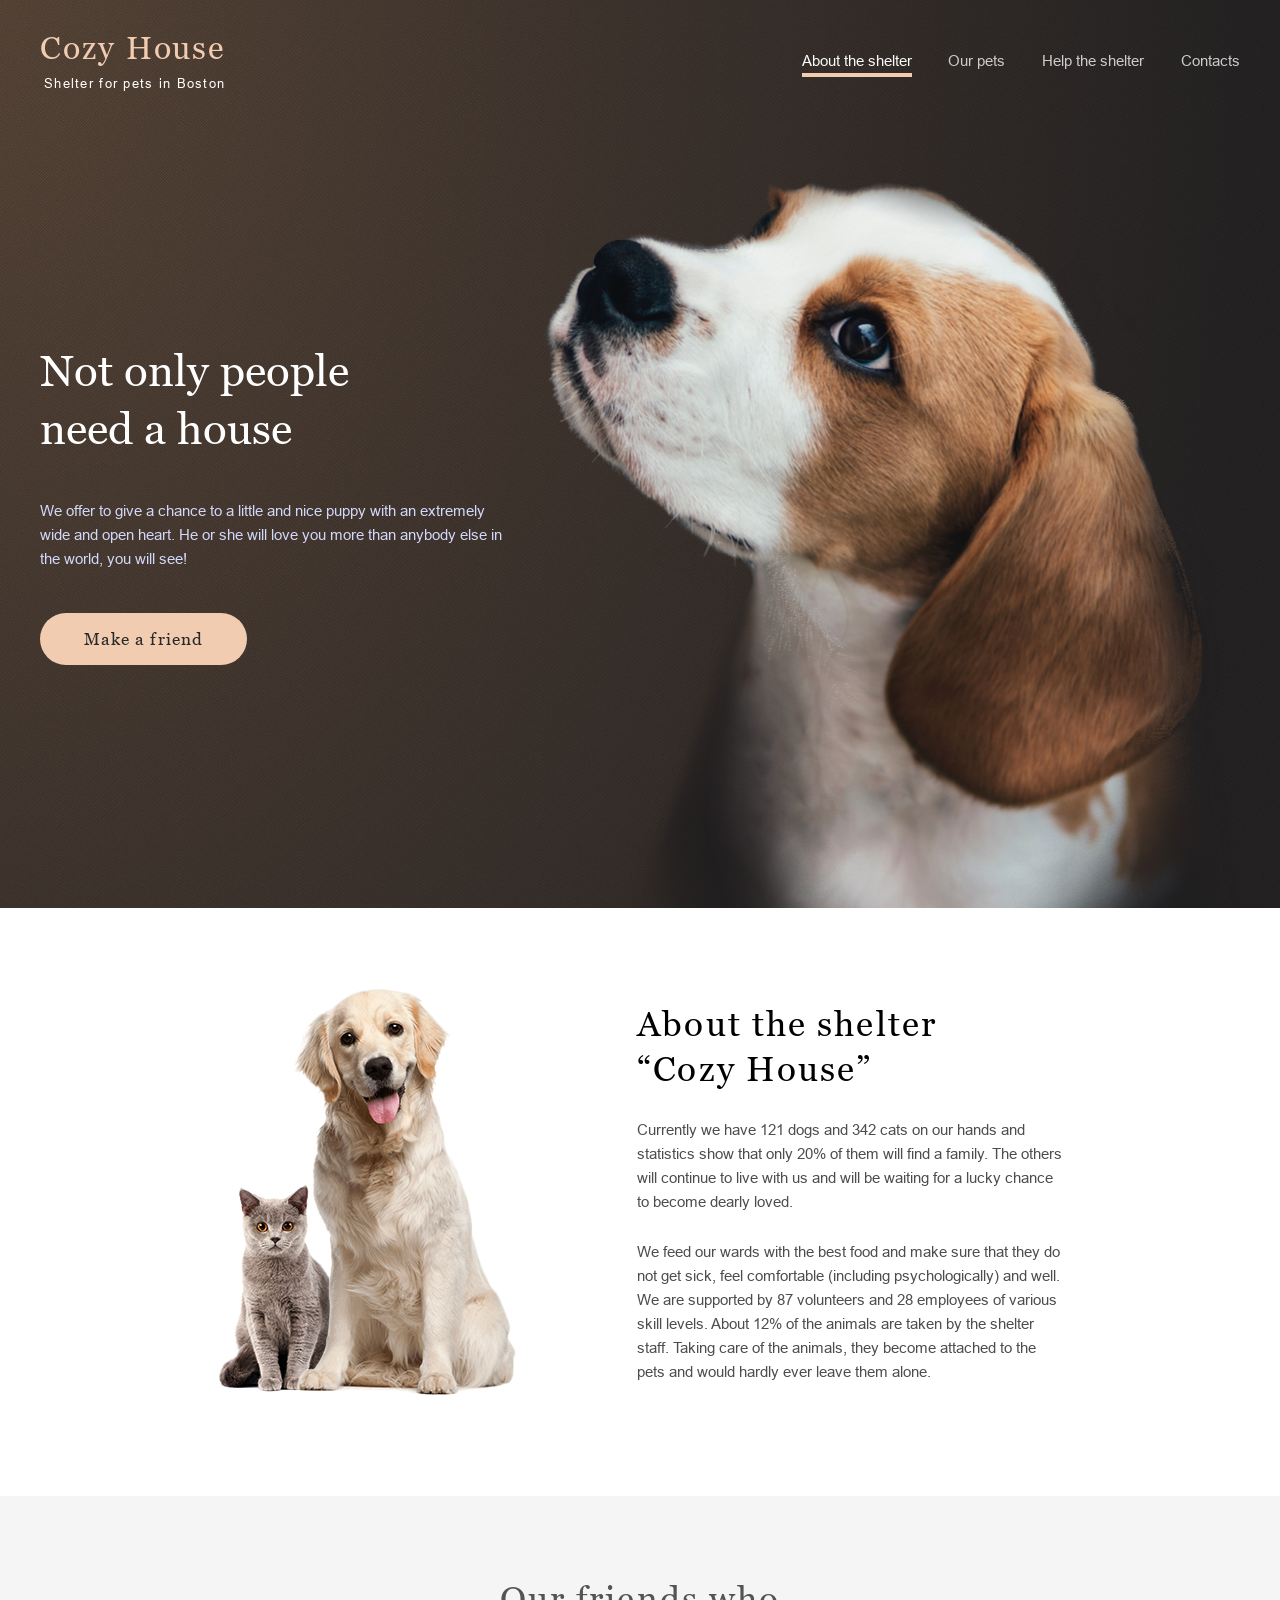
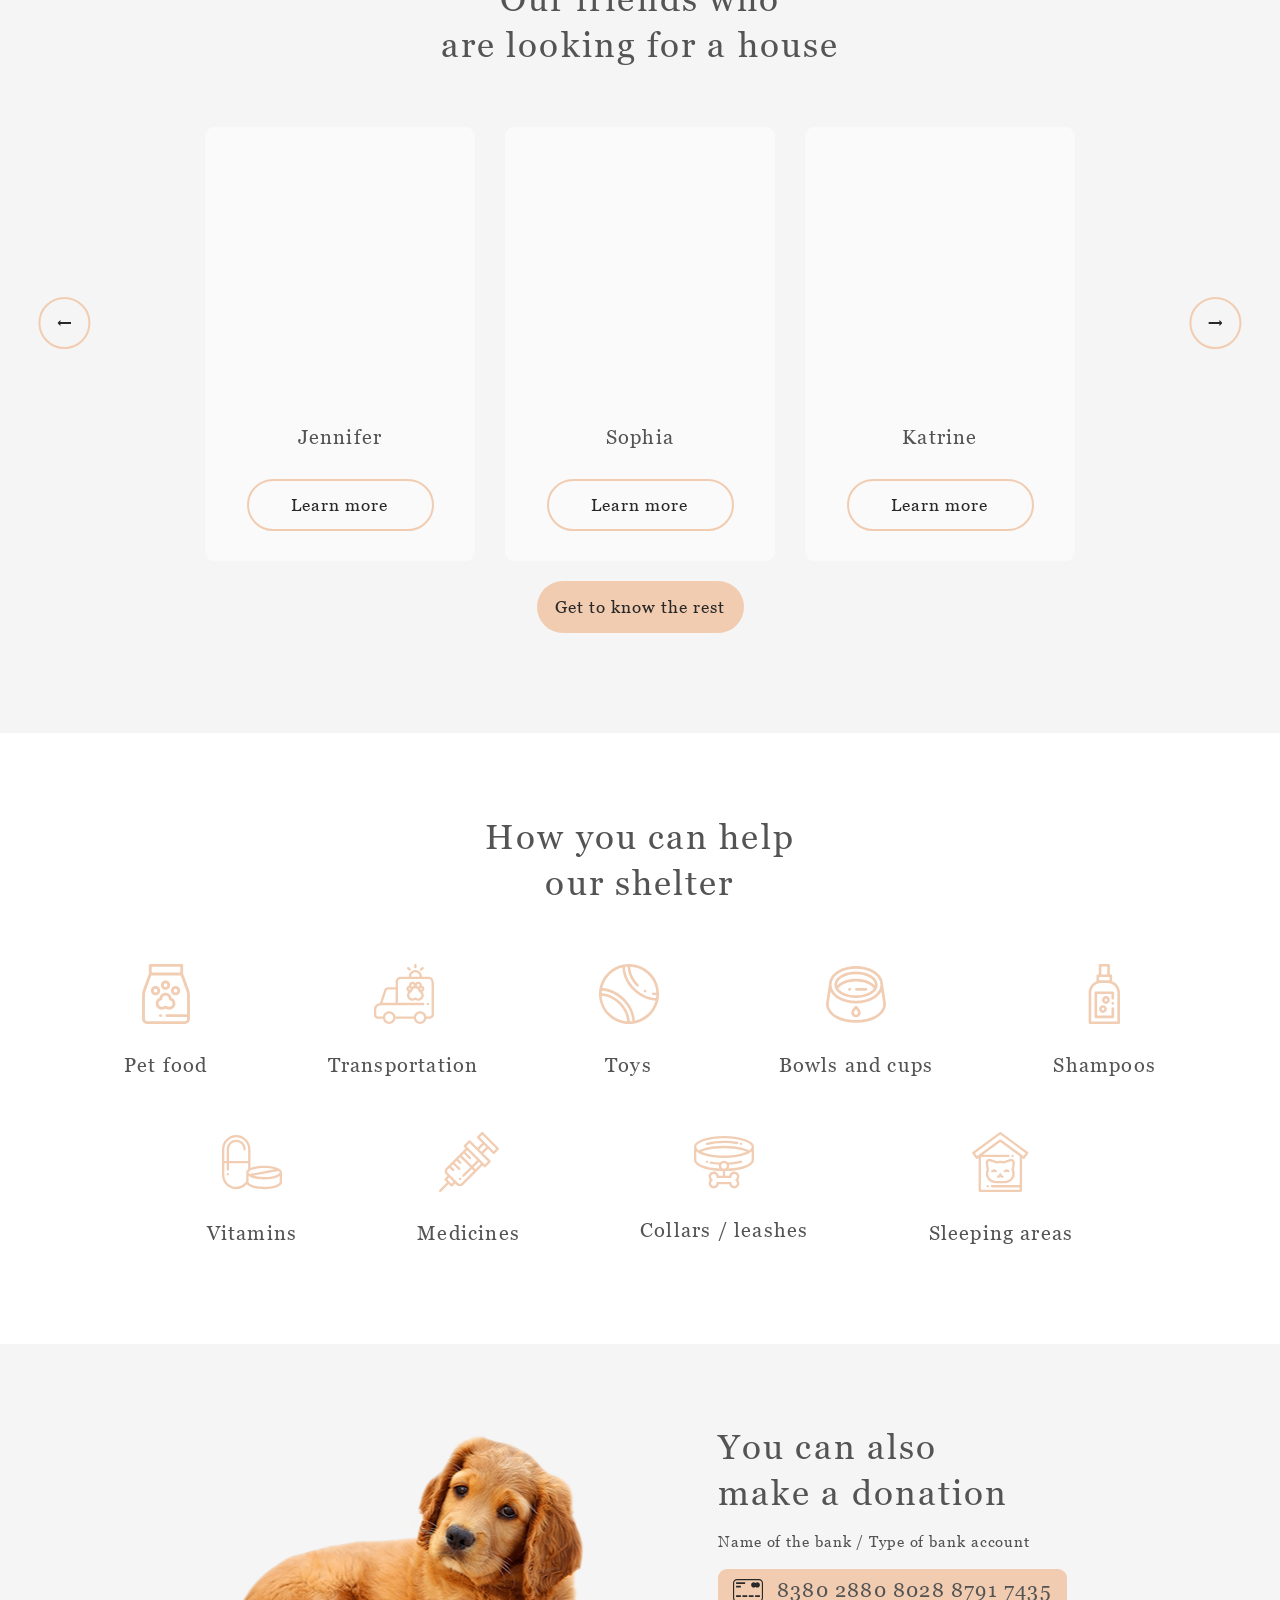
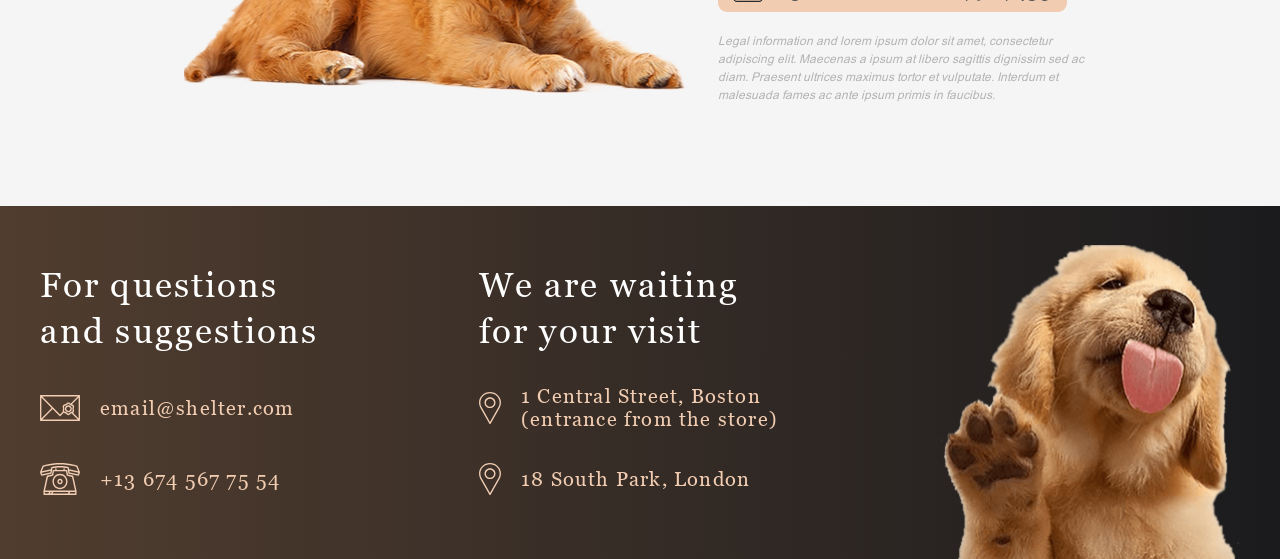
<file: shelter/index.html>
<!doctype html>
<html lang="en">
  <head>
    <meta charset="UTF-8" />
    <meta http-equiv="X-UA-Compatible" content="IE=edge" />
    <meta name="viewport" content="width=device-width, initial-scale=1.0" />
    <link rel="stylesheet" href="style.css" />
    <link
      rel="icon"
      type="image/png"
      sizes="32x32"
      href="assets/favicons/favicon-16x16.png"
    />
    <link
      rel="icon"
      type="image/png"
      sizes="16x16"
      href="assets/favicons/favicon-32x32.png"
    />
    <script src="./js/app.js" defer></script>
    <script src="./js/slider.js" defer></script>
    <script src="./js/modal.js" defer></script>
    <title>Shelter | main page</title>
  </head>
  <body class="main-page">
    <header class="header">
      <div class="header__content container flex">
        <div class="header__logo">
          <a class="header__logotitle clr-primary" href="index.html"
            >Cozy House</a
          >
          <span class="header__logosubtitle clr-light--xl"
            >Shelter for pets in Boston</span
          >
        </div>
        <div class="header__background">
          <nav class="header__navcontainer flex">
            <ul class="header__navlist">
              <li>
                <a class="header__navitem clr-dark--s active" href="index.html"
                  >About the shelter</a
                >
              </li>
              <li>
                <a class="header__navitem clr-dark--s" href="pets/index.html"
                  >Our pets</a
                >
              </li>
              <li>
                <a class="header__navitem clr-dark--s" href="#help"
                  >Help the shelter</a
                >
              </li>
              <li>
                <a class="header__navitem clr-dark--s" href="#contacts"
                  >Contacts</a
                >
              </li>
            </ul>
          </nav>
        </div>
        <button class="header__burger header__burger--hiden">
          <span class="header__burger-line"></span>
        </button>
      </div>
    </header>
    <main class="main">
      <section class="hero flex">
        <div class="hero__content container">
          <div class="hero__text hero__text_flow">
            <h1 class="hero__text__title">Not only people need a house</h1>
            <p class="hero__text__description">
              We offer to give a chance to a little and nice puppy with an
              extremely wide and open heart. He or she will love you more than
              anybody else in the world, you will see!
            </p>
            <a href="#pets" class="btn btn__hero">Make a friend</a>
          </div>
          <div class="hero__img"></div>
        </div>
      </section>
      <section class="about">
        <div class="about__container container">
          <div class="about__img__box">
            <div class="about__img"></div>
          </div>
          <div class="about__content">
            <h2 class="about__title">About the shelter “Cozy House”</h2>
            <p class="about__text">
              Currently we have 121 dogs and 342 cats on our hands and
              statistics show that only 20% of them will find a family. The
              others will continue to live with us and will be waiting for a
              lucky chance to become dearly loved.
            </p>
            <p class="about__text">
              We feed our wards with the best food and make sure that they do
              not get sick, feel comfortable (including psychologically) and
              well. We are supported by 87 volunteers and 28 employees of
              various skill levels. About 12% of the animals are taken by the
              shelter staff. Taking care of the animals, they become attached to
              the pets and would hardly ever leave them alone.
            </p>
          </div>
        </div>
      </section>
      <section id="pets" class="pets">
        <div class="pets__container container">
          <h2 class="section__title pets-h2">
            Our friends who are&nbsp;looking for a house
          </h2>

          <div class="pets__slider__btns">
            <div class="slider__btn" id="slider__btn-left">
              <img src="assets/img/arrow.svg" alt="" />
            </div>

            <div class="slider__btn slider__btn-right" id="slider__btn-right">
              <img src="assets/img/arrow.svg" alt="" />
            </div>
          </div>

          <div class="slider__wrapper">
            <div class="pets__slider" id="pets__slider">
              <div class="pets__all pets__group1"></div>

              <div class="pets__all pets__group2"></div>

              <div class="pets__all pets__group3"></div>
            </div>
          </div>

          <a href="pets/index.html" class="btn btn__pets">
            Get to know the rest
          </a>
        </div>
      </section>
      <section id="help" class="help">
        <div class="help__container container">
          <h2 class="section__title help__title">
            How you can help our&nbsp;shelter
          </h2>
          <div class="help__icons">
            <div class="help__item">
              <img
                class="help__icon"
                src="assets/img/icons/icon-pet-food.svg"
                alt=""
              />
              <p class="help__text">Pet food</p>
            </div>
            <div class="help__item">
              <img
                class="help__icon"
                src="assets/img/icons/icon-transportation.svg"
                alt=""
              />
              <p class="help__text">Transportation</p>
            </div>
            <div class="help__item">
              <img
                class="help__icon"
                src="assets/img/icons/icon-toys.svg"
                alt=""
              />
              <p class="help__text">Toys</p>
            </div>
            <div class="help__item">
              <img
                class="help__icon"
                src="assets/img/icons/icon-bowls-and-cups.svg"
                alt=""
              />
              <p class="help__text">Bowls and cups</p>
            </div>
            <div class="help__item">
              <img
                class="help__icon"
                src="assets/img/icons/icon-shampoos.svg"
                alt=""
              />
              <p class="help__text">Shampoos</p>
            </div>
            <div class="help__item">
              <img
                class="help__icon"
                src="assets/img/icons/icon-vitamins.svg"
                alt=""
              />
              <p class="help__text">Vitamins</p>
            </div>
            <div class="help__item">
              <img
                class="help__icon"
                src="assets/img/icons/icon-medicines.svg"
                alt=""
              />
              <p class="help__text">Medicines</p>
            </div>
            <div class="help__item">
              <img
                class="help__icon"
                src="assets/img/icons/collars-or-leashes.svg"
                alt=""
              />
              <p class="help__text">Collars / leashes</p>
            </div>
            <div class="help__item">
              <img
                class="help__icon"
                src="assets/img/icons/sleeping-area.svg"
                alt=""
              />
              <p class="help__text">Sleeping areas</p>
            </div>
          </div>
        </div>
      </section>
      <section class="donation">
        <div class="donation__container container">
          <div class="donation__img__box">
            <div class="donation__img"></div>
          </div>
          <div class="donation__content">
            <h2 class="section__title donation__title">
              You can also make&nbsp;a&nbsp;donation
            </h2>
            <span class="donation__subtitle"
              >Name of the bank / Type of bank account</span
            >
            <div class="donation__bank">
              <img src="assets/img/credit-card.svg" alt="" />
              <a href="#">8380 2880 8028 8791 7435</a>
            </div>
            <p class="donation__description">
              Legal information and lorem ipsum dolor sit amet, consectetur
              adipiscing elit. Maecenas a ipsum at libero sagittis dignissim sed
              ac diam. Praesent ultrices maximus tortor et vulputate. Interdum
              et malesuada fames ac ante ipsum primis in faucibus.
            </p>
          </div>
        </div>
      </section>
    </main>
    <footer id="contacts" class="footer">
      <div class="footer__container container">
        <div class="footer__contacts">
          <h2 class="section__title footer__title">
            For questions and suggestions
          </h2>
          <div class="footer__contactbox">
            <img class="footer__icon" src="assets/img/icon-email.svg" alt="" />
            <a class="footer__contact" href="mailto:email@shelter.com"
              >email@shelter.com</a
            >
          </div>
          <div class="footer__contactbox">
            <img class="footer__icon" src="assets/img/icon-phone.svg" alt="" />
            <a class="footer__contact" href="tel:+136745677554"
              >+13 674 567 75 54</a
            >
          </div>
        </div>
        <div class="footer__locations">
          <h2 class="section__title footer__title footer__locations-title">
            We are waiting for your visit
          </h2>
          <div class="footer__contactbox-locations">
            <img
              class="footer__geoicon"
              src="assets/img/icon-marker.svg"
              alt=""
            />
            <a
              class="footer__contact"
              target="_blank"
              href="https://goo.gl/maps/grsjUHvar33ihyu58"
              >1 Central Street, Boston (entrance&nbsp;from&nbsp;the store)</a
            >
          </div>
          <div class="footer__contactbox-locations">
            <img
              class="footer__geoicon"
              src="assets/img/icon-marker.svg"
              alt=""
            />
            <a
              class="footer__contact"
              target="_blank"
              href="https://goo.gl/maps/rsrkUraGzK2MXSgx6"
              >18 South Park, London</a
            >
          </div>
        </div>
        <img class="footer__dog" src="assets/img/footer-puppy.png" alt="" />
      </div>
    </footer>
    <div class="modal">
      <div class="modal__wrapper">
        <button class="modal__close">&#10005;</button>

        <div class="modal__content">
          <div class="modal__img"></div>

          <div class="modal__info">
            <h3 class="modal__title"></h3>

            <h4 class="modal__subtitle"></h4>

            <p class="modal__description"></p>

            <ul class="modal__list"></ul>
          </div>
        </div>
      </div>
    </div>
  </body>
</html>
</file>
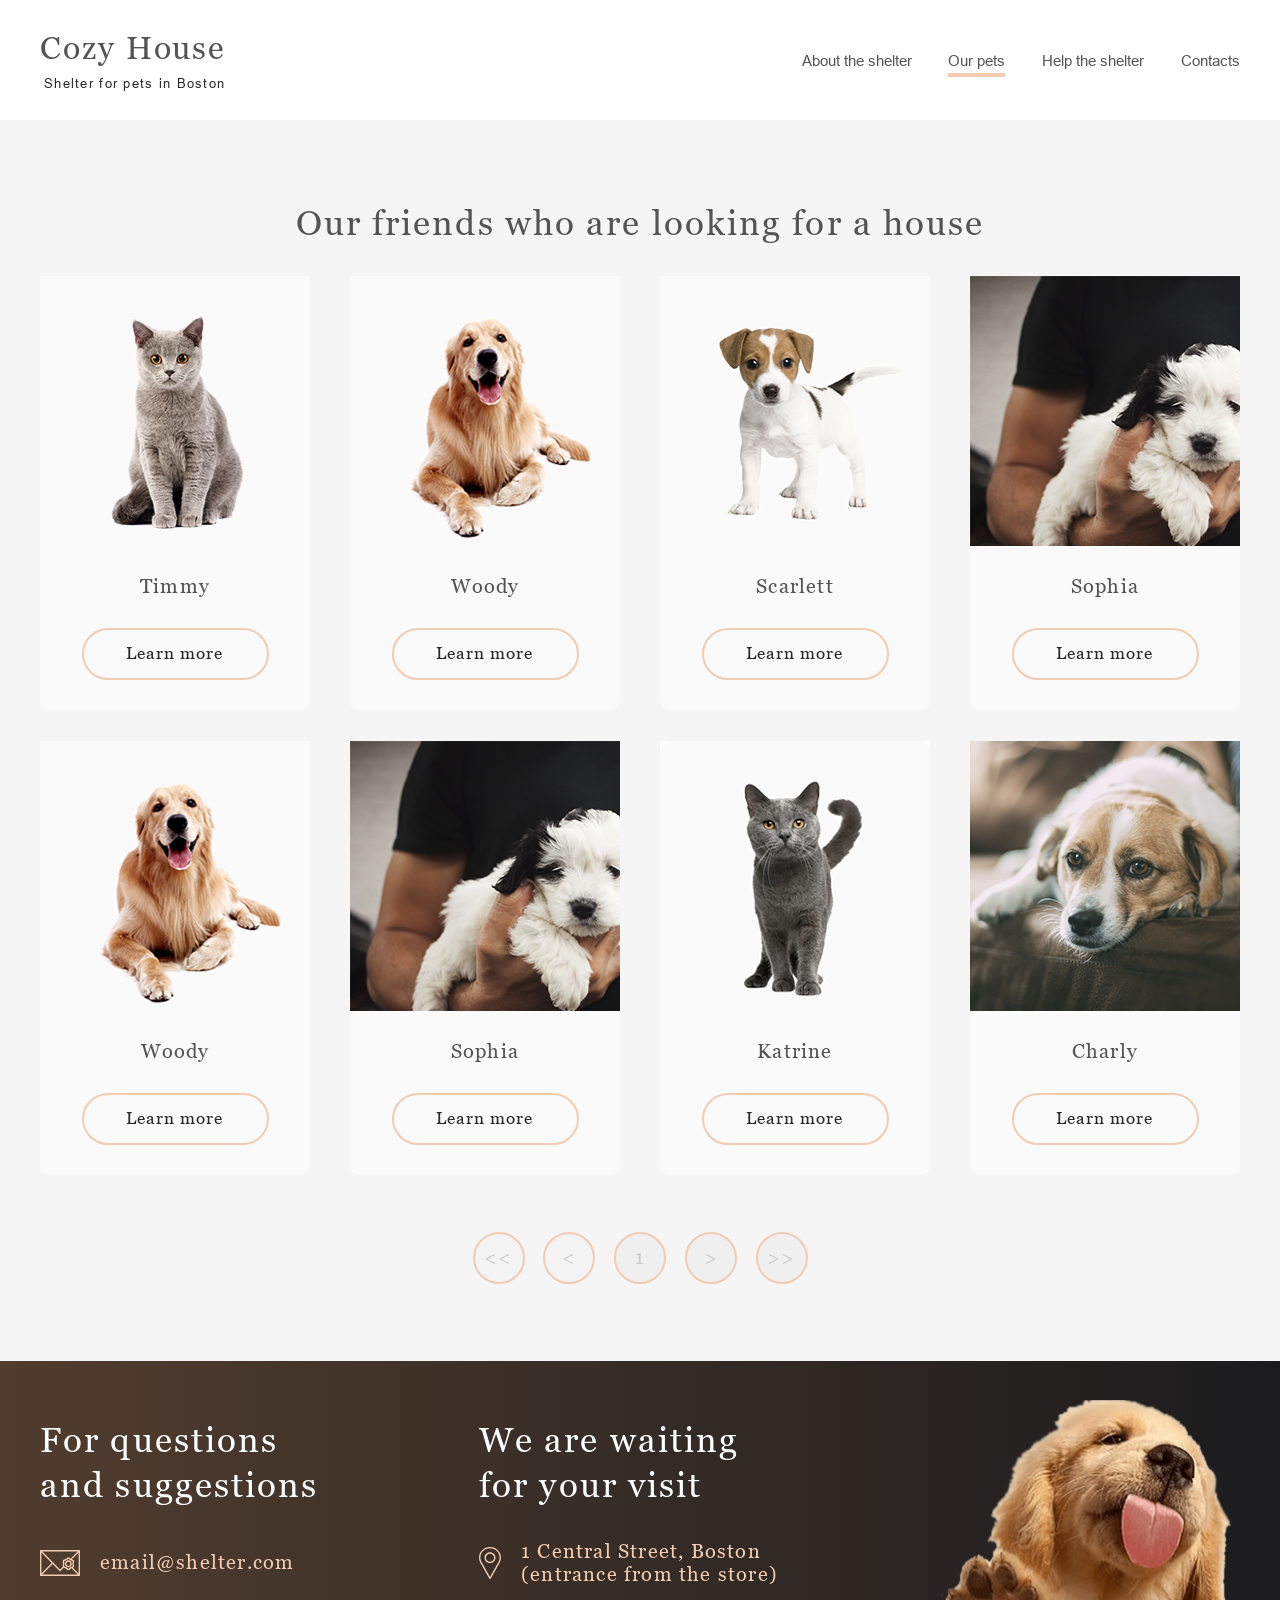
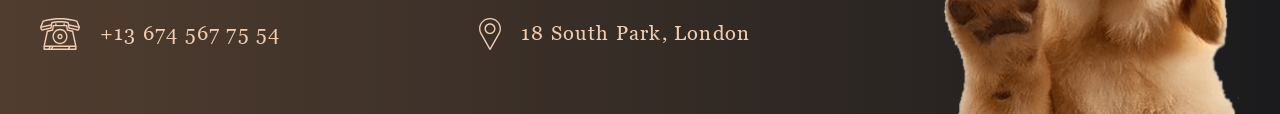
<file: shelter/pets/index.html>
<!doctype html>
<html lang="en">
  <head>
    <meta charset="UTF-8" />
    <meta http-equiv="X-UA-Compatible" content="IE=edge" />
    <link
      rel="icon"
      type="image/png"
      sizes="32x32"
      href="../assets/favicons/favicon-16x16.png"
    />
    <link
      rel="icon"
      type="image/png"
      sizes="16x16"
      href="../assets/favicons/favicon-32x32.png"
    />
    <meta name="viewport" content="width=device-width, initial-scale=1.0" />
    <link rel="stylesheet" href="../style.css" />
    <script src="../js/app.js" defer></script>
    <script src="../js/pets.js" defer></script>
    <script src="../js/modal.js" defer></script>
    <title>Pets</title>
  </head>
  <body class="our-pets" id="our-pets">
    <header class="header">
      <div class="header__content container flex">
        <div class="header__logo">
          <a class="header__logotitle clr-dark--l" href="../index.html">
            Cozy House
          </a>
          <span class="header__logosubtitle clr-dark--3xl">
            Shelter for pets in Boston
          </span>
        </div>

        <div class="header__background">
          <nav class="header__navcontainer flex">
            <ul class="header__navlist">
              <li>
                <a class="header__navitem clr-dark--l" href="../index.html">
                  About the shelter
                </a>
              </li>

              <li>
                <a
                  class="header__navitem clr-dark--l active no-click"
                  href="index.html"
                >
                  Our pets
                </a>
              </li>

              <li>
                <a
                  class="header__navitem clr-dark--l"
                  href="../index.html#help"
                >
                  Help the shelter
                </a>
              </li>

              <li>
                <a class="header__navitem clr-dark--l" href="#contacts">
                  Contacts
                </a>
              </li>
            </ul>
          </nav>
        </div>

        <button class="header__burger">
          <span class="header__burger-line"></span>
        </button>
      </div>
    </header>
    <main>
      <section class="pets">
        <div class="pets__container container">
          <h1 class="section__title pets-h2">
            Our friends who are&nbsp;looking for a house
          </h1>
          <div class="pets__slider">
            <div class="pets__item">
              <div class="pets__pic pets-pic-1"></div>
              <div class="pets__content">
                <p class="pets__title">Katrine</p>
                <a class="pets__btn" href="">Learn more</a>
              </div>
            </div>
            <div class="pets__item">
              <div class="pets__pic pets-pic-2"></div>
              <div class="pets__content">
                <p class="pets__title">Jennifer</p>
                <a class="pets__btn" href="">Learn more</a>
              </div>
            </div>
            <div class="pets__item">
              <div class="pets__pic pets-pic-3"></div>
              <div class="pets__content">
                <p class="pets__title">Woody</p>
                <a class="pets__btn" href="">Learn more</a>
              </div>
            </div>
            <div class="pets__item">
              <div class="pets__pic pets-pic-4"></div>
              <div class="pets__content">
                <p class="pets__title">Sophia</p>
                <a class="pets__btn" href="">Learn more</a>
              </div>
            </div>
            <div class="pets__item">
              <div class="pets__pic pets-pic-5"></div>
              <div class="pets__content">
                <p class="pets__title">Timmy</p>
                <a class="pets__btn" href="">Learn more</a>
              </div>
            </div>
            <div class="pets__item">
              <div class="pets__pic pets-pic-6"></div>
              <div class="pets__content">
                <p class="pets__title">Charly</p>
                <a class="pets__btn" href="">Learn more</a>
              </div>
            </div>
            <div class="pets__item">
              <div class="pets__pic pets-pic-7"></div>
              <div class="pets__content">
                <p class="pets__title">Scarlett</p>
                <a class="pets__btn" href="">Learn more</a>
              </div>
            </div>
            <div class="pets__item">
              <div class="pets__pic pets-pic-8"></div>
              <div class="pets__content">
                <p class="pets__title">Freddie</p>
                <a class="pets__btn" href="">Learn more</a>
              </div>
            </div>
          </div>
          <!-- end slider -->
          <div class="our-pets__slider__btns">
            <button class="slider__btn first">&lt;&lt;</button>

            <button class="slider__btn prev">&lt;</button>

            <button class="slider__btn current">1</button>

            <button class="slider__btn next">&gt;</button>

            <button class="slider__btn last">&gt;&gt;</button>
          </div>
        </div>
      </section>
    </main>
    <footer id="contacts" class="footer">
      <div class="footer__container container">
        <div class="footer__contacts">
          <h2 class="section__title footer__title">
            For questions and suggestions
          </h2>
          <div class="footer__contactbox">
            <img
              class="footer__icon"
              src="../assets/img/icon-email.svg"
              alt=""
            />
            <a class="footer__contact" href="mailto:email@shelter.com"
              >email@shelter.com</a
            >
          </div>
          <div class="footer__contactbox">
            <img
              class="footer__icon"
              src="../assets/img/icon-phone.svg"
              alt=""
            />
            <a class="footer__contact" href="tel:+136745677554"
              >+13 674 567 75 54</a
            >
          </div>
        </div>
        <div class="footer__locations">
          <h2 class="section__title footer__title footer__locations-title">
            We are waiting for your visit
          </h2>
          <div class="footer__contactbox-locations">
            <img
              class="footer__geoicon"
              src="../assets/img/icon-marker.svg"
              alt=""
            />
            <a
              class="footer__contact"
              target="_blank"
              href="https://goo.gl/maps/grsjUHvar33ihyu58"
              >1 Central Street, Boston (entrance&nbsp;from&nbsp;the store)</a
            >
          </div>
          <div class="footer__contactbox-locations">
            <img
              class="footer__geoicon"
              src="../assets/img/icon-marker.svg"
              alt=""
            />
            <a
              class="footer__contact"
              target="_blank"
              href="https://goo.gl/maps/rsrkUraGzK2MXSgx6"
              >18 South Park, London</a
            >
          </div>
        </div>
        <img class="footer__dog" src="../assets/img/footer-puppy.png" alt="" />
      </div>
    </footer>
    <div class="modal">
      <div class="modal__wrapper">
        <button class="modal__close">&#10005;</button>

        <div class="modal__content">
          <div class="modal__img"></div>

          <div class="modal__info">
            <h3 class="modal__title"></h3>

            <h4 class="modal__subtitle"></h4>

            <p class="modal__description"></p>

            <ul class="modal__list"></ul>
          </div>
        </div>
      </div>
    </div>
  </body>
</html>
</file>
<file: shelter/style.css>
/* ------------------- */
/* Custom properties   */
/* ------------------- */

:root {
  /* colors */
  --clr-dark: 230 35% 7%;
  --clr-light: 231 77% 90%;
  --color-light-xl: 0 0% 100%;
  --color-light-l: 0 0% 96%;
  --color-light-s: 0 0% 98%;
  --color-dark-s: 0 0% 80%;
  --color-dark-m: 0 0% 70%;
  --color-dark-l: 0 0% 33%;
  --color-dark-xl: 0 0% 30%;
  --color-dark-2xl: 0 0% 27%;
  --color-dark-3xl: 0 0% 16%;
  --color-primary: 25, 69%, 82%;
  --color-primary-light: 25 93% 88%;
  /* font-sizes */
  --fs-900: 2.75rem;
  --fs-800: 2.18rem;
  --fs-700: 1.5rem;
  --fs-600: 1.43rem;
  --fs-500: 0.93rem;
  --fs-400: 0.75rem;
  /* font-families */
  --ff-serif: "Georgia", serif;
  --ff-sans-serif: "Arial", sans-serif;
}

@media (min-width: 35em) {
  :root {
    --fs-800: 5rem;
    --fs-700: 2.5rem;
    --fs-600: 1.5rem;
    --fs-400: 1rem;
  }
}

@media (min-width: 45em) {
  :root {
    /* font-sizes */
    --fs-800: 6.25rem;
    --fs-700: 3.5rem;
    --fs-600: 2rem;
    --fs-400: 1.125rem;
  }
}

/* ------------------- */
/* Reset               */
/* ------------------- */

* {
  box-sizing: border-box;
  margin: 0;
  padding: 0;
}

html {
  scroll-behavior: smooth;
}

/* ------------------- */
/* Utility classes     */
/* ------------------- */

/* general */
.flex {
  display: flex;
  gap: var(--gap, 1rem);
}

.grid {
  display: grid;
  gap: var(--gap, 1rem);
}

.grid-container {
  display: grid;
  row-gap: 1rem;
  text-align: center;
  place-items: center;
  grid-template-columns: minmax(1rem, 1fr);
}

.container {
  /* padding-inline: 2.4em;
    margin-inline: auto;
    max-width: 80rem; */
  max-width: 1280px;
  margin: 0 auto;
  padding: 0 40px;
  overflow: hidden;
}

.btn {
  width: 207px;
  height: 52px;
  background: hsl(var(--color-primary));
  border-radius: 100px;
  font-family: var(--ff-serif);
  font-size: 17px;
  line-height: 130%;
  font-weight: 400;
  font-style: normal;
  letter-spacing: 0.06em;
  color: hsl(var(--color-dark-3xl));
  display: flex;
  align-items: center;
  justify-content: center;
  cursor: pointer;
  transition: all 0.5s ease;
}

.section__title {
  font-family: var(--ff-serif);
  font-size: 35px;
  line-height: 130%;
  font-weight: 400;
  font-style: normal;
  /* display: flex; */
  align-items: center;
  text-align: center;
  letter-spacing: 0.06em;
  color: hsl(var(--color-dark-l));
}

/* typography */
@font-face {
  font-family: Arial;
  font-display: swap;
  src: url(assets/fonts/arial/arial-regular.ttf);
  font-weight: 400;
  font-style: normal;
}

@font-face {
  font-family: Georgia;
  font-display: swap;
  src: url(assets/fonts/georgia/georgia-regular.ttf);
  font-weight: 400;
  font-style: normal;
}

a {
  text-decoration: none;
  cursor: pointer;
  color: inherit;
}

li {
  list-style: none;
}

.ff-main {
  font-family: var(--ff-normal);
}

.ff-tarif-header {
  font-family: var(--ff-tarif-header);
}

.ff-tarif-option {
  font-family: var(--ff-tarif-option);
}

.letter-spacing-1 {
  letter-spacing: 4.75px;
}

.letter-spacing-2 {
  letter-spacing: 2.7px;
}

.letter-spacing-3 {
  letter-spacing: 2.35px;
}

.uppercase {
  text-transform: uppercase;
}

.fs-900 {
  font-size: var(--fs-900);
}

.fs-800 {
  font-size: var(--fs-800);
}

.fs-700 {
  font-size: var(--fs-700);
}

.fs-600 {
  font-size: var(--fs-600);
}

.fs-500 {
  font-size: var(--fs-500);
}

.fs-400 {
  font-size: var(--fs-400);
}

.fw-bold {
  font-weight: var(--fw-bold);
}

.fw-medium {
  font-weight: var(--fw-medium);
}

.clr-primary {
  color: hsl(var(--color-primary));
}

.clr-dark--l {
  color: hsl(var(--color-dark-l));
}
.clr-dark--3xl {
  color: hsl(var(--color-dark-3xl));
}
.clr-light--xl {
  color: hsl(var(--color-light-xl));
}

.clr-dark--s {
  color: hsl(var(--color-dark-s));
}

.clr-light--s {
  color: hsl(var(--color-light-s));
}

.no-scroll {
  height: 100vh;
  overflow: hidden;
}

/* header */
.header {
  content: "";
  position: absolute;
  top: 0;
  width: 100%;
  margin-top: 30px;
}
.header__background {
  display: flex;
}
.header__logo {
  display: flex;
  flex-direction: column;
}
.header__logotitle {
  font-family: var(--ff-serif);
  line-height: 2.2rem;
  font-size: 2rem;
  line-height: 110%;
  font-weight: 400;
  font-style: normal;
  letter-spacing: 0.06em;
}

.header__logosubtitle {
  line-height: 1.06rem;
  font-family: var(--ff-sans-serif);
  font-size: 0.8rem;
  font-weight: 400;
  font-style: normal;
  letter-spacing: 0.1em;
  margin: 10px 0 0 4px;
}

.header__content {
  justify-content: space-between;
  display: flex;
}

.header__navcontainer {
  align-items: center;
}

.header__navlist {
  list-style-type: none;
  display: flex;
  gap: 2.3rem;
}

.header__navitem {
  font-family: "Arial";
  line-height: 160%;
  font-weight: 400;
  font-size: 15px;
  font-style: normal;
}

.header__navitem:hover {
  cursor: pointer;
  color: hsl(var(--color-light-s));
}

.header__navitem.active,
.header__navitem:focus {
  border-bottom: 4px solid hsl(var(--color-primary));
  outline: none;
  color: hsl(var(--color-light-s));
  padding-bottom: 4px;
}

.header__navitem:hover {
  cursor: pointer;
}

.header__navitem--disabled {
  pointer-events: none;
  cursor: default;
}

/* header-pets */

.header-pets {
  padding-top: 30px;
  padding-bottom: 26px;
}
.header__burger {
  display: none;
  position: absolute;
  width: 30px;
  height: 30px;
  top: 15px;
  right: 44px;
  padding: 0;
  border: none;
  background: transparent;
  cursor: pointer;
  z-index: 5;
}
.header__burger-line {
  position: relative;
  display: block;
  width: 30px;
  height: 2px;
  background-color: #f1cdb3;
  transition: all 2s;
}
.header__burger::before {
  position: absolute;
  display: block;
  content: "";
  background-color: #f1cdb3;
  width: 30px;
  height: 2px;
  top: 4px;
  transition: all 2s;
}
.header__burger::after {
  position: absolute;
  display: block;
  content: "";
  background-color: #f1cdb3;
  width: 30px;
  height: 2px;
  bottom: 4px;
  transition: all 2s;
}
.header__burger.is-active {
  transform: rotate(90deg) translateY(1px);
  transition: all 2s;
}

@media (width: 767px) {
  .header__content {
    width: 99%;
  }
}
@media (max-width: 767px) {
  .header__burger {
    display: block;
  }
  body {
    overflow-x: hidden;
  }
  .header__navlist {
    display: flex;
    width: 90%;
    height: 50%;
    margin: 0 auto;
    text-align: center;
    flex-direction: column;
    padding-top: 114px;
    gap: 2.5rem;
  }

  .header__navcontainer {
    align-items: center;
    background: #292929;
    position: fixed;
    width: 320px;
    top: 0;
    left: 100%;
    bottom: 0;
    z-index: 3;
    transform: translateX(0);
    transition: all 2s;
  }

  .header__navcontainer-open {
    transform: translateX(-100%);
  }
  /* .header__content {
    width: 94%;
  } */
  .header__navitem {
    font-size: 32px;
  }
}

/* hero */
.hero {
  /* height: 816px; */
  align-items: end;
  justify-content: space-between;
  background:
    url(assets/img/noise_transparent.png),
    radial-gradient(100% 215.42% at 0% 0%, #5b483a 0%, #262425 100%), #211f20;
}

.hero__content {
  color: hsl(var(--clr-light));
  /* align-items: center; */
  display: flex;
  gap: 1.5rem;
}

.hero__img {
  margin-top: 180px;
  background-image: url(assets/img/start-screen-puppy.png);
  object-fit: cover;
  height: 728px;
  width: 698px;
  background-repeat: no-repeat;
  background-size: cover;
  /* background-position: bottom right; */
  object-position: bottom;
  background-size: 100% 100%;
  z-index: 2;
}
.hero__text {
  width: 40%;
  margin-top: 300px;
}

.hero__text_flow * {
  margin-top: 2.65rem;
}
.hero__text__title {
  font-family: var(--ff-serif);
  font-size: 44px;
  line-height: 130%;
  font-weight: 400;
  font-style: normal;
  width: 70%;
  display: flex;
  align-items: center;
  color: hsl(var(--color-light-xl));
}

.btn__hero {
  cursor: pointer;
  transition: all 0.5s ease-in-out;
}

.btn__hero:hover {
  background: hsl(var(--color-primary-light));
  color: hsl(var(--color-dark-3xl));
}

.hero__text__description {
  font-family: "Arial";
  font-size: 15px;
  line-height: 160%;
  font-weight: 400;
  font-style: normal;
  display: flex;
  align-items: center;
  color: var(--color-dark-s);
  margin-top: 42px;
  padding-right: 10px;
}

@media (max-width: 70rem) {
  .hero__content {
    flex-direction: column;
    align-items: center;
  }
  .hero__img {
    height: 593px;
    width: 569px;
    margin-top: 77px;
    align-self: flex-end;
  }
  .hero__text_flow * {
    margin-top: 2.5rem;
  }
  .hero__text {
    width: 65%;
    margin-top: 111px;
    display: flex;
    flex-direction: column;
  }
  .btn__hero {
    align-self: center;
  }
  .hero__text__description {
    padding-right: 0;
  }
}
@media (max-width: 768px) {
  .container {
    padding: 0 30px;
  }
}
@media (max-width: 40rem) {
  .container {
    padding: 0 10px;
  }
  .hero__content {
    gap: 6.71rem;
  }
  .hero__text {
    align-items: center;
    width: 100%;
    margin-top: 111px;
  }
  .hero__text__title {
    font-size: 1.8rem;
    text-align: center;
    line-height: 32.5px;
  }
  .hero__text_flow * {
    margin-top: 2.5rem;
  }
  .hero__text__description {
    padding-right: 0;
    text-align: center;
  }
  .hero__img {
    height: 271px;
    width: 260px;
    margin-top: 0;
    align-self: flex-end;
    margin-left: 37px;
    align-self: auto;
  }

  @media (max-width: 325px) {
    .header__content {
      padding: 0 20px;
    }
    .header__burger {
      right: 20px;
    }
  }
}
/* about */

.about__container {
  display: flex;
  justify-content: center;
  align-items: center;
  padding-top: 80px;
  padding-bottom: 100px;
  gap: 7.5rem;
  /* padding-left: 9.5%; */
  max-width: 1200px;
  margin: 0 auto;
}

.about__img__box {
  width: 300px;
  height: 408px;
  /* margin-right: 7.9%; */
}

.about__img {
  background-image: url(assets/img/about-pets.png);
  background-repeat: no-repeat;
  background-size: cover;
  background-position: center center;
  display: inline-block;
  max-height: 100%;
  max-width: 100%;
  height: 100%;
  width: 100%;
  opacity: 1;
  vertical-align: middle;
}

.about__content {
  width: 38%;
}
.about__title {
  font-family: var(--ff-serif);
  font-size: 35px;
  line-height: 130%;
  font-weight: 400;
  font-style: normal;
  display: flex;
  align-items: center;
  text-align: left;
  letter-spacing: 0.06em;
  color: var(--color-dark-l);
  width: 78%;
}
.about__text {
  font-family: "Arial";
  font-size: 15px;
  line-height: 160%;
  font-weight: 400;
  font-style: normal;
  display: flex;
  align-items: center;
  color: hsl(var(--color-dark-xl));
  margin-top: 26px;
  /* width: 77%; */
}

@media (max-width: 70rem) {
  .about__container {
    flex-direction: column;
    gap: 4.8rem;
    /* padding-left: 0; */
  }
  .about__img__box {
    order: 2;
    margin-right: 0;
  }

  .about__content {
    order: 1;
    width: 61%;
  }

  .about__title {
    width: 90%;
  }
  .about__text {
    width: 100%;
  }
}

@media (max-width: 40rem) {
  .about__title {
    font-size: 1.56rem;
    text-align: center;
    width: 100%;
  }
  .about__container {
    padding-top: 45px;
    padding-bottom: 45px;
    gap: 2.3rem;
  }
  .about__content {
    order: 1;
    width: 90%;
  }
  .about__text {
    text-align: justify;
    margin-top: 23px;
  }
  .about__img__box {
    width: 260px;
    height: 353.6px;
  }
}
/* pets */
.pets {
  background: hsl(var(--color-light-l));
}

.pets-h2 {
  width: 35%;
  margin-bottom: 40px;
}

.pets__container {
  display: flex;
  flex-direction: column;
  position: relative;
  padding-top: 80px;
  padding-bottom: 100px;
  align-items: center;
  max-width: 1280px;
  margin: 0 auto;
}

.slider__wrapper {
  width: 92.8%;
  width: 990px;
  /* margin: 0 20px; */
  overflow: hidden;
}

.pets__slider {
  display: flex;
  align-items: center;
  justify-content: start;
  width: 100%;
  /* padding: 40px 0 60px; */
  gap: 71px;
  position: relative;
  /* left: -1060px; */
}

.pets__btns_container {
  max-width: 1200px;
  position: relative;
}

.pets__slider__btns {
  display: -webkit-box;
  display: -ms-flexbox;
  display: flex;
  -webkit-box-align: center;
  -ms-flex-align: center;
  align-items: center;
  -webkit-box-pack: justify;
  -ms-flex-pack: justify;
  justify-content: space-between;
  position: absolute;
  /* top: 422px;
    left: calc(50% - 591px); */
  z-index: 0;
  left: 50%;
  top: 51%;
  transform: translate(-50%, -50%);
  width: 94%;
}

.slider__btn {
  width: 52px;
  height: 52px;
  border-radius: 50%;
  border: 2px solid hsl(var(--color-primary));
  cursor: pointer;
  display: -webkit-box;
  display: -ms-flexbox;
  display: flex;
  -webkit-box-align: center;
  -ms-flex-align: center;
  align-items: center;
  -webkit-box-pack: center;
  -ms-flex-pack: center;
  justify-content: center;
  -webkit-transition: all 0.2s ease;
  transition: all 0.2s ease;
}

.slider__btn-right img {
  transform: rotate(180deg);
}

.pets__item {
  display: flex;
  flex-direction: column;
  align-items: center;
  background: hsl(var(--color-light-s));
  border-radius: 9px;
  margin: 20px 0;
  padding-bottom: 30px;
  transition: all 0.5s ease;
}

.pets__item:hover {
  box-shadow: 0px 2px 35px 14px rgba(13, 13, 13, 0.04);
  transform: scale(1.06);
  cursor: pointer;
}

.pets__all {
  display: flex;
  align-items: center;
  justify-content: center;
  column-gap: 90px;
}
.pets__label {
  display: flex;
  align-items: center;
  flex-direction: column;
}
.pets__img {
  flex: 1 1 auto;
  position: relative;
  overflow: hidden;
  width: 270px;
  height: 270px;
}

.pets__img img {
  width: 100%;
  position: relative;
  border-radius: 9px 9px 0px 0px;
  transition: all 0.5s ease;
}

/* .pets__pic {
    width: 270px;
    height: 270px;
    border-radius: 9px 9px 0px 0px;
} */
.pets__pic {
  flex: 1 1 auto;
  position: relative;
  overflow: hidden;
  width: 270px;
  height: 270px;
}
.pets__content {
  display: flex;
  flex-direction: column;
  align-items: center;
}

.pets__title {
  font-family: var(--ff-serif);
  font-size: 20px;
  line-height: 23px;
  font-weight: 400;
  font-style: normal;
  display: flex;
  align-items: center;
  text-align: center;
  letter-spacing: 0.06em;
  color: hsl(var(--color-dark-l));
  margin: 29px 0 30px;
}

.slider__wrapper {
  overflow: hidden;
}

.pets__slider {
  display: flex;
}

.pets__all {
  min-width: 100%;
  display: flex;
  gap: 30px;
}

.transition-right {
  animation: moveRight 0.5s;
}

.transition-left {
  animation: moveLeft 0.5s;
}

.pets__btn {
  display: flex;
  align-items: center;
  padding: 15px 42px;
  width: 187px;
  height: 52px;
  border: 2px solid hsl(var(--color-primary));
  border-radius: 100px;
  font-family: var(--ff-serif);
  font-size: 17px;
  line-height: 130%;
  font-weight: 400;
  font-style: normal;
  letter-spacing: 0.06em;
  color: hsl(var(--color-dark-3xl));
  background: transparent;
}

.pets__btn:hover {
  background: hsl(var(--color-primary-light));
  color: hsl(var(--color-dark-3xl));
  border-color: hsl(var(--color-primary-light));
}
@keyframes moveRight {
  from {
    transform: translateX(0);
  }

  to {
    transform: translateX(-100%);
  }
}

@keyframes moveLeft {
  from {
    transform: translateX(0);
  }

  to {
    transform: translateX(100%);
  }
}

/* .pets-pic-1 {
  background-image: url(assets/img/pets/katrine.png);
}

.pets-pic-2 {
  background-image: url(assets/img/pets/jennifer.png);
}

.pets-pic-3 {
  background-image: url(assets/img/pets/woody.png);
}

.pets-pic-4 {
  background-position: 50% 50%;
  background-size: cover;
  background-image: url(assets/img/pets/sophia.png);
}

.pets-pic-5 {
  background-image: url(assets/img/pets/timmy.png);
}

.pets-pic-6 {
  background-image: url(assets/img/pets/charly.png);
}

.pets-pic-7 {
  background-image: url(assets/img/pets/scarlett.png);
}

.pets-pic-8 {
  background-image: url(assets/img/pets/freddie.png);
}


.slider__btn:hover {
  background: hsl(var(--color-primary-light));
  color: hsl(var(--color-dark-3xl));
  border-color: hsl(var(--color-primary-light));
}

.btn__pets:hover {
  background: hsl(var(--color-primary-light));
  color: hsl(var(--color-dark-3xl));
}

.btn__pets {
  width: 261px;
  height: 52px;
  border: none;
  margin-top: 40px;
  transition: all 0.5s ease;
}
@media (max-width: 1120px) {
  .slider__wrapper {
    width: 580px;
  }
}
@media (max-width: 639px) {
  .slider__wrapper {
    width: 300px;
  }
}
@media (max-width: 1120px) {
  .pets__slider {
    column-gap: 40px;
  }
  .pets__all {
    column-gap: 40px;
  }
}
@media (max-width: 639px) {
  .pets__slider {
    left: -310px;
    padding: 0 15px;
  }
}
@media (max-width: 70rem) {
  .pets__item:nth-last-child(1) {
    display: none;
  }

  .pets__slider__btns {
    width: 93%;
    top: 52%;
  }
  .pets-h2 {
    width: 65%;
  }
}

@media (max-width: 40rem) {
  .pets-h2 {
    margin-bottom: 20px;
  }
  .pets__container {
    padding-top: 40px;
    padding-bottom: 40px;
  }
  .section__title {
    font-size: 25px;
  }
  .pets__item:nth-last-child(2) {
    display: none;
  }

  .pets__slider__btns {
    width: 57%;
    top: 80%;
  }
  .pets-h2 {
    width: 100%;
  }

  .btn__pets {
    margin-top: 98px;
  }
} */
/* help */
.no-click {
  pointer-events: none;
  cursor: default;
}

.help__container {
  display: flex;
  flex-direction: column;
  align-items: center;
  padding-top: 81px;
  padding-bottom: 44px;
}

.help__title {
  width: 36%;
}
.help__icons {
  display: flex;
  align-items: center;
  justify-content: center;
  flex-wrap: wrap;
  /* gap: 55px 120px; */
  padding-top: 59px;
  max-width: 1200px;
}

.help__item {
  display: flex;
  flex-direction: column;
  align-items: center;
  margin-right: 60px;
  margin-left: 60px;
  margin-bottom: 55px;
}

.help__text {
  font-family: var(--ff-serif);
  font-size: 20px;
  line-height: 115%;
  font-weight: 400;
  font-style: normal;
  display: flex;
  align-items: center;
  text-align: center;
  letter-spacing: 0.06em;
  color: hsl(var(--color-dark-l));
  margin-top: 30px;
}

@media (max-width: 70rem) {
  .help__item {
    width: 170px;
    margin-right: 30px;
    margin-left: 30px;
  }
  .help__title {
    width: 50%;
  }
}

@media (max-width: 40rem) {
  .help__title {
    width: 75%;
    line-height: 32.5px;
  }
  .help__container {
    padding-top: 44px;
    padding-bottom: 12px;
  }
  .help__item {
    width: 139px;
    margin: 0;
    margin-bottom: 30px;
  }
  .help__item img {
    width: 50px;
    height: 50px;
    margin-bottom: 16px;
  }
  .help__text {
    font-size: 15px;
    line-height: 110%;
    letter-spacing: 0.06em;
    margin-top: 5px;
  }

  .help__icons {
    padding-top: 40px;
    justify-content: space-between;
  }
}

/* donations */
.donation {
  background: hsl(var(--color-light-l));
}
.donation__container {
  gap: 2rem;
  padding-top: 80px;
  padding-bottom: 102px;
  width: 80%;
  display: flex;
  align-items: center;
}
.donation__img__box {
  width: 502px;
  height: 261px;
  margin-left: 1rem;
}

.donation__img {
  background-image: url(assets/img/donation-dog.png);
  background-repeat: no-repeat;
  background-size: cover;
  background-position: center center;
  /* display: inline-block; */
  max-height: 100%;
  max-width: 100%;
  height: 100%;
  width: 100%;
  opacity: 1;
  vertical-align: middle;
}

.donation__content {
  max-width: 40%;
}

.donation__title {
  text-align: left;
}

.donation__subtitle {
  font-family: var(--ff-serif);
  font-size: 15px;
  line-height: 110%;
  font-weight: 400;
  font-style: normal;
  display: flex;
  align-items: center;
  margin-top: 1.1rem;
  letter-spacing: 0.06em;
  color: hsl(var(--color-dark-l));
}

.donation__description {
  font-family: var(--ff-sans-serif);
  font-style: italic;
  font-weight: 400;
  font-size: 12px;
  line-height: 18px;
  display: flex;
  align-items: center;
  color: hsl(var(--color-dark-m));
}

.donation__bank {
  display: flex;
  align-items: center;
  margin: 20px 0;
  padding: 10px 15px;
  background: hsl(var(--color-primary));
  border-radius: 9px;
  width: 349px;
  font-family: var(--ff-serif);
  font-size: 20px;
  line-height: 115%;
  font-weight: 400;
  font-style: normal;
  letter-spacing: 0.06em;
  color: hsl(var(--color-dark-l));
}

.donation__bank a {
  color: hsl(var(--color-dark-l));
  padding-left: 14px;
}

@media (max-width: 60rem) {
  .donation__container {
    flex-direction: column;
    gap: 3.78rem;
    padding-bottom: 99px;
  }
  .donation__content {
    order: 1;
    max-width: 68%;
  }
  .donation__img__box {
    order: 2;
    margin-left: 0;
  }
  .donation__subtitle {
    margin-top: 1.4rem;
  }
}

@media (max-width: 40rem) {
  .donation__container {
    gap: 3rem;
    padding-top: 40px;
    padding-bottom: 40px;
    width: 92%;
  }
  .donation__img__box {
    width: 252px;
    height: 132px;
    margin: 0 auto;
  }
  .donation__content {
    max-width: 100%;
  }

  .donation__bank {
    margin: 22px 0;
    padding: 9px 15px;
    width: 281px;
    font-size: 15px;
    margin-left: -4px;
  }

  .donation__subtitle {
    width: 100%;
    letter-spacing: 0;
  }

  .donation__title {
    text-align: center;
  }
}
/* footer */

.footer {
  width: 100%;
  background-image:
    linear-gradient(to right, hsla(25, 26%, 25%, 1), hsla(240, 4%, 11%, 1)),
    url(assets/img/footer-background.png);
  background-repeat: no-repeat;
  background-size: cover;
  background-position: center center;
}

.footer__container {
  display: flex;
  justify-content: space-between;
  padding-top: 39px;
  padding-bottom: 0;
  flex-wrap: wrap;
}

.footer__title {
  color: hsl(var(--color-light-xl));
  text-align: left;
  margin-top: 17px;
}

.footer__contactbox {
  margin: 41px 0 44px;
  display: flex;
  align-items: center;
}

.footer__contacts {
  /* margin-top: 41px; */
  margin-bottom: 27px;
}

.footer__contactbox {
  margin: 39px 0 34px;
  display: flex;
  align-items: center;
}
.footer__locations {
  margin-bottom: 32px;
  display: flex;
  align-items: flex-start;
  flex-direction: column;
}

.footer__contactbox-locations {
  display: flex;
  align-items: center;
}

/* .footer__contactbox-locations {
    margin-top: 15px;
    margin-bottom: 15px;
} */
.footer__contactbox {
  margin: 39px 0 34px;
  display: flex;
  align-items: center;
}
.footer__locations {
  width: 302px;
}

.footer__icon {
  width: 40px;
}

.footer__contact {
  font-family: var(--ff-serif);
  font-size: 20px;
  line-height: 115%;
  letter-spacing: 0.06em;
  font-weight: 400;
  font-style: normal;
  color: hsl(var(--color-primary));
  margin-left: 20px;
}

.footer__geoicon {
  width: 22px;
}

.footer__contacts {
  width: 280px;
}

.footer__locations-title {
  margin-bottom: 32px;
}

.footer__contactbox-locations {
  margin-bottom: 32px;
}

@media (max-width: 60rem) {
  .footer__container {
    width: 91%;
    padding-top: 13px;
  }
  .footer__dog {
    padding-top: 21px;
    margin: 0 auto;
  }
  .footer__contactbox {
    margin: 39px 0 34px;
    display: flex;
    align-items: center;
  }
  .footer__title {
    color: hsl(var(--color-light-xl));
    text-align: left;
    margin-top: 17px;
    margin-bottom: 32px;
  }
  .footer__locations {
    margin: -1px 0 12px;
    display: flex;
    align-items: start;
    flex-direction: column;
  }
  .footer__contactbox-locations {
    display: flex;
    align-items: center;
    margin-bottom: 33px;
  }
  .footer__contacts {
    margin-top: 0px;
    margin-bottom: 12px;
  }
}

@media (max-width: 40rem) {
  .footer__container {
    width: 100%;
    padding-top: 12px;
    flex-direction: column;
    align-items: center;
  }
  .footer__title {
    text-align: center;
    margin-top: 9px;
    margin-bottom: 26px;
  }

  .footer__contacts {
    display: flex;
    flex-direction: column;
    align-items: center;
  }
  .footer__contactbox {
    margin-top: 15px;
    margin-bottom: 23px;
  }
  .footer__contacts {
    margin-top: 10px;
    margin-bottom: 10px;
    width: 100%;
  }
  .footer__contactbox-locations {
    margin-top: 10px;
    margin-bottom: 28px;
  }
  .footer__contactbox-locations {
    /* margin-top: 10px;
    margin-bottom: 10px; */
    width: 100%;
  }
  .footer__locations {
    display: flex;
    flex-direction: column;
    align-items: flex-start;
  }
  .footer__locations {
    margin-top: -1px;
    margin: -2px 0 13px;
  }

  .footer__locations-title {
    width: 85%;
    align-self: center;
  }

  .footer__dog {
    padding-top: 0px;
    width: 260px;
    height: 269px;
  }
  .footer__contactbox-locations {
    margin-top: 11px;
    margin-bottom: 29px;
    width: 100%;
  }
}
/* -------- */
/* our-pets */
/* -------- */
.our-pets .pets {
  margin-top: 120px;
}

.our-pets .pets__slider {
  padding: 0;
  flex-wrap: wrap;
  gap: 11px 40px;
  max-width: 1200px;
}
.our-pets .pets__item {
  margin: 20px 0 0 0;
  padding-bottom: 30px;
}

.our-pets__slider__btns {
  display: -webkit-box;
  display: -ms-flexbox;
  display: flex;
  margin: 0 auto;
  width: 340px;
  -webkit-box-pack: justify;
  -ms-flex-pack: justify;
  justify-content: space-between;
  margin-top: 57px;
}

.our-pets .slider__btn {
  font-family: var(--ff-serif);
  font-style: normal;
  font-weight: 400;
  font-size: 20px;
  line-height: 115%;
  display: flex;
  align-items: center;
  text-align: center;
  letter-spacing: 0.06em;
  color: hsl(var(--color-dark-s));
}

.our-pets .slider__btn-first--left {
  border: 2px solid var(--color-dark-s);
}

.our-pets .slider__btn {
  font-family: "Georgia";
  font-style: normal;
  font-weight: 400;
  font-size: 20px;
  line-height: 115%;
  display: flex;
  align-items: center;
  text-align: center;
  letter-spacing: 0.06em;
  color: hsl(var(--color-dark-s));
}

.our-pets .slider__btn--left {
  border: 2px solid hsl(var(--color-dark-s));
}

.our-pets .slider__btn-center {
  background: hsl(var(--color-primary));
  color: hsl(var(--color-dark-3xl));
}

.our-pets .slider__btn-right {
  color: hsl(var(--color-dark-3xl));
}

.our-pets .header__navitem {
  color: hsl(var(--color-dark-l));
}
.our-pets .header__navitem:hover {
  color: hsl(var(--color-dark-3xl));
}
.our-pets .header__content {
  padding-bottom: 30px;
}
.our-pets .header__burger-line,
.our-pets .header__burger::before,
.our-pets .header__burger::after {
  background-color: #000;
}

.our-pets .pets__item {
  margin-bottom: 0;
  padding-bottom: 30px;
}

.slider__btn--left:disabled {
  color: #cdcdcd;
  cursor: unset;
  background: #f6f6f6;
  border: 2px solid #cdcdcd;
}

@media (max-width: 70rem) {
  .our-pets .pets-h2 {
    width: 62%;
    margin-bottom: 14px;
  }

  .our-pets .pets__item:nth-last-child(2) {
    display: none;
  }
  .our-pets .pets__item:nth-last-child(1) {
    display: none;
    background: red;
  }

  .our-pets__slider__btns {
    margin-top: 39px;
  }

  .our-pets .pets__container {
    padding-bottom: 74px;
  }
}

@media (max-width: 768rem) {
  .our-pets .pets-h2 {
    width: 65%;
    margin-bottom: 10px;
  }

  .our-pets__slider__btns {
    max-width: 335px;
  }
  .our-pets .pets__container {
    padding-bottom: 77px;
  }
  .our-pets .pets__slider {
    justify-content: center;
  }
}

@media (max-width: 40rem) {
  .our-pets .pets-h2 {
    width: 96%;
    margin-bottom: 10px;
  }
  .our-pets .pets__slider {
    left: 0;
  }

  .our-pets .pets__item {
    margin: 34px 0 0 0;
    padding-bottom: 16px;
  }

  .our-pets .pets__item:nth-last-child(3) {
    display: none;
  }
  .our-pets .pets__item:nth-last-child(4) {
    display: none;
  }
  .our-pets .pets__item:nth-last-child(5) {
    display: none;
  }
  .our-pets__slider__btns {
    max-width: 300px;
  }
  .our-pets .pets__container {
    padding-bottom: 42px;
  }
  .our-pets__slider__btns {
    margin-top: 55px;
  }
}

.modal {
  position: fixed;
  inset: 0;

  display: flex;
  justify-content: center;
  align-items: center;

  background: rgba(41, 41, 41, 0.6);

  opacity: 0;
  visibility: hidden;

  transition: 0.3s;

  z-index: 100;
}

.modal.active {
  opacity: 1;
  visibility: visible;
}

.modal__wrapper {
  position: relative;

  width: 900px;
  height: 500px;

  background: #fafafa;

  border-radius: 9px;

  overflow: visible;
}

.modal__content {
  display: flex;

  width: 100%;
  height: 100%;
}

.modal__img {
  width: 500px;
  flex-shrink: 0;
}

.modal__img img {
  width: 100%;
  height: 100%;

  object-fit: cover;

  display: block;

  border-radius: 9px 0 0 9px;
}

.modal__info {
  padding: 50px 20px 20px 29px;

  display: flex;
  flex-direction: column;
}

.modal__title {
  margin: 0;

  font-family: Georgia;

  font-size: 35px;

  font-weight: 400;

  letter-spacing: 0.06em;
}

.modal__subtitle {
  margin: 10px 0 40px;

  font-family: Georgia;

  font-size: 20px;

  font-weight: 400;

  letter-spacing: 0.06em;
}

.modal__description {
  margin: 0 0 40px;

  font-family: Georgia;

  font-size: 15px;

  line-height: 17px;

  letter-spacing: 0.06em;
}

.modal__list {
  margin: 0;

  padding-left: 15px;
}

.modal__list li {
  margin-bottom: 11px;

  font-family: Georgia;

  font-size: 15px;

  line-height: 17px;

  letter-spacing: 0.06em;
}

.modal__list li::marker {
  color: #f1cdb3;
}

.modal__close {
  position: absolute;

  right: -42px;

  top: -52px;

  width: 52px;
  height: 52px;

  border: 2px solid #f1cdb3;

  border-radius: 50%;

  background: transparent;

  cursor: pointer;

  font-size: 18px;

  transition: 0.3s;
}

.modal__close:hover {
  background: #fddcc4;
}

.no-scroll {
  overflow: hidden;
}

@media (max-width: 1279px) {
  .modal__wrapper {
    width: 630px;
    height: 350px;
  }

  .modal__img {
    width: 350px;
  }

  .modal__info {
    padding: 10px 9px 10px 11px;
  }

  .modal__title {
    font-size: 35px;
  }

  .modal__subtitle {
    margin: 10px 0 20px;
  }

  .modal__description {
    margin-bottom: 20px;
    font-size: 13px;
    line-height: 14px;
  }

  .modal__list li {
    margin-bottom: 6px;
  }
}

@media (max-width: 767px) {
  .modal__wrapper {
    width: 240px;
    height: auto;
  }

  .modal__img {
    display: none;
  }

  .modal__info {
    padding: 10px;
  }

  .modal__title {
    text-align: center;
  }

  .modal__subtitle {
    text-align: center;
  }

  .modal__description {
    text-align: justify;
    margin-bottom: 20px;
  }

  .modal__close {
    right: -30px;
  }
}
</file>
